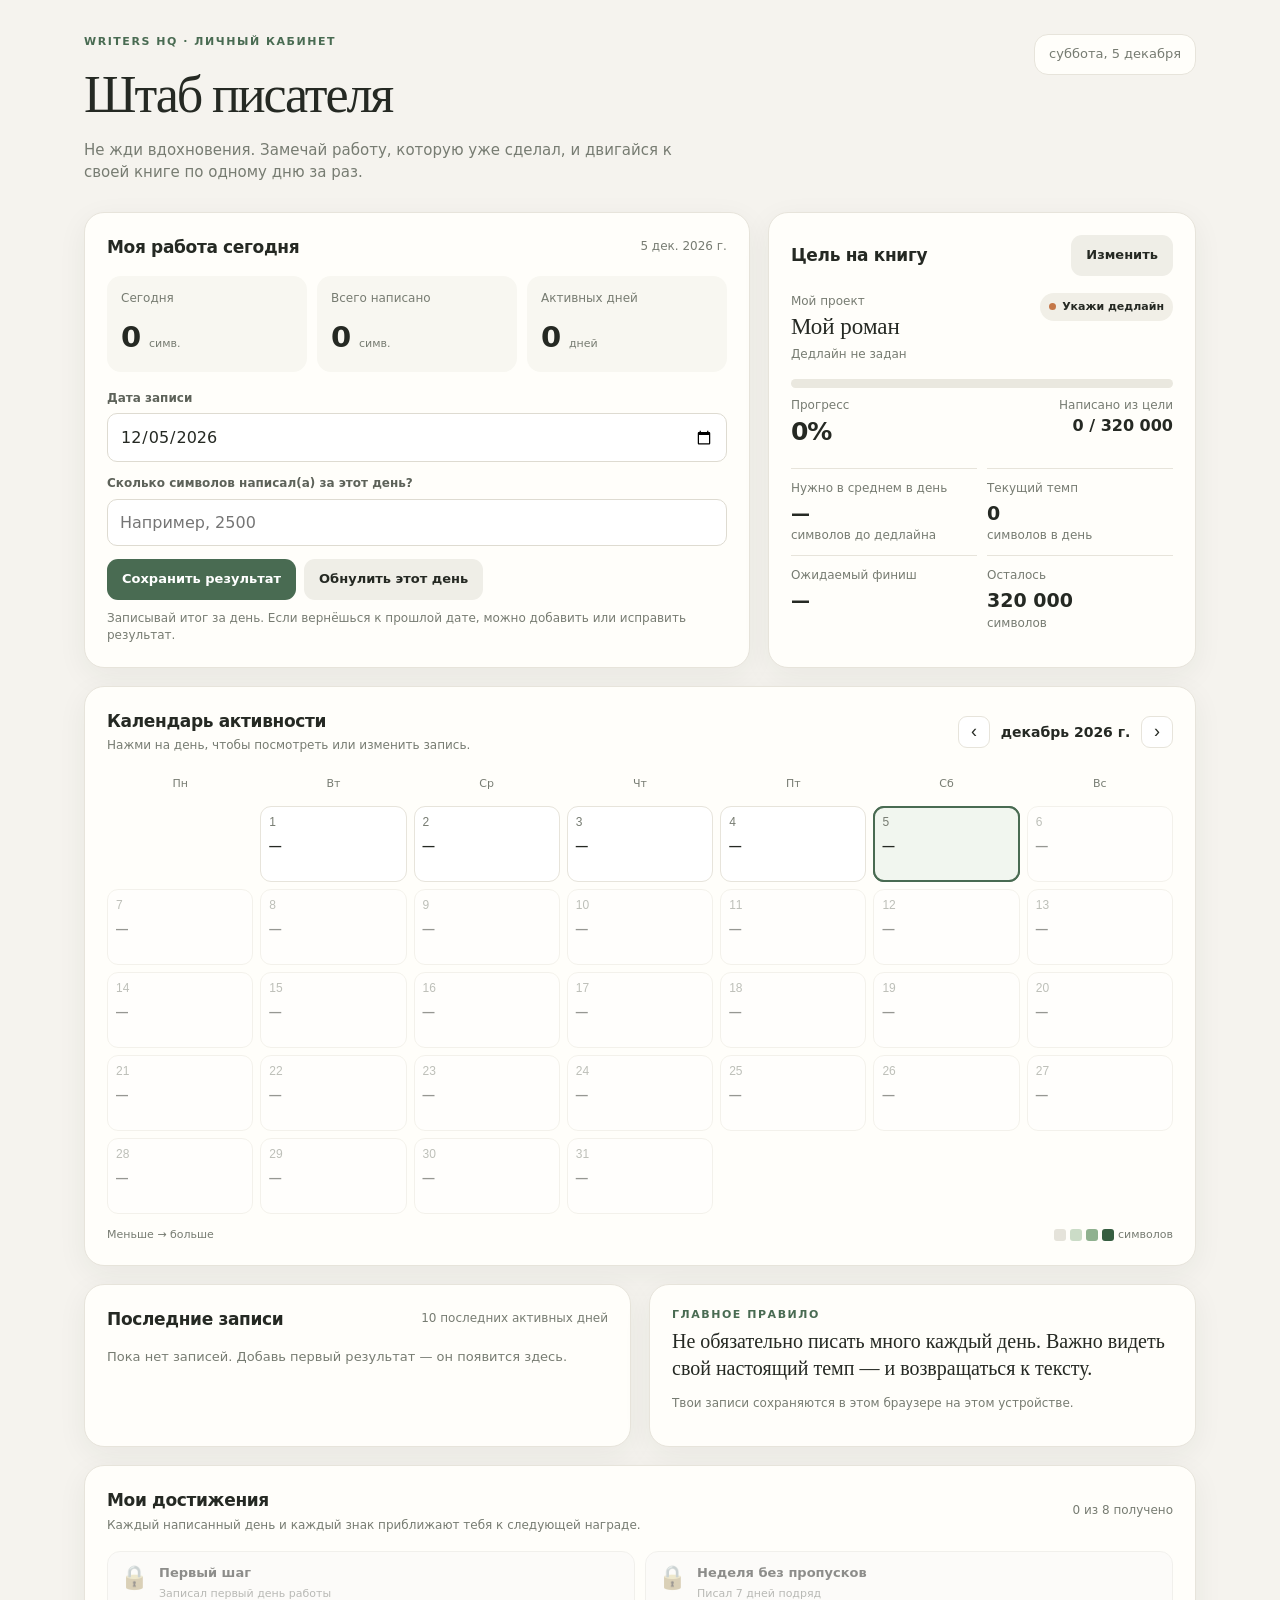
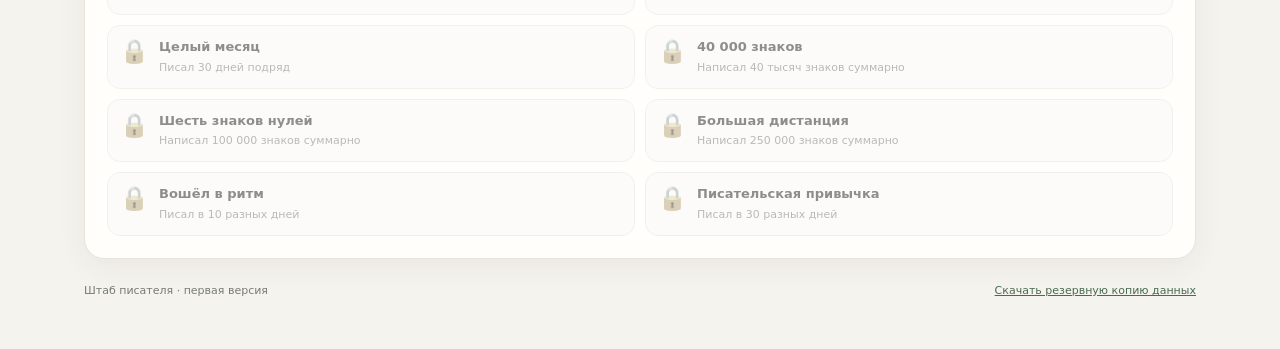
<file: index.html.html>
<!DOCTYPE html>
<html lang="ru">
<head>
<meta charset="UTF-8">
<meta name="viewport" content="width=device-width, initial-scale=1.0">
<title>Штаб писателя</title>
<style>
:root{--bg:#f5f3ee;--paper:#fffefa;--ink:#252923;--muted:#777c72;--line:#e7e4db;--green:#496b52;--green2:#dce9d9;--orange:#c47748;--red:#b85d54;--shadow:0 8px 30px rgba(40,44,35,.06)}
*{box-sizing:border-box}body{margin:0;background:var(--bg);color:var(--ink);font-family:Inter,ui-sans-serif,system-ui,-apple-system,"Segoe UI",sans-serif;line-height:1.45}
.wrap{max-width:1160px;margin:0 auto;padding:34px 24px 50px}.top{display:flex;justify-content:space-between;align-items:flex-start;gap:20px;margin-bottom:28px}.eyebrow{text-transform:uppercase;letter-spacing:.14em;font-size:11px;font-weight:750;color:var(--green)}h1{font-family:Georgia,serif;font-weight:500;font-size:clamp(34px,5vw,52px);letter-spacing:-.04em;margin:7px 0 8px}.sub{color:var(--muted);max-width:600px;font-size:15px}.date-chip{background:var(--paper);border:1px solid var(--line);padding:10px 14px;border-radius:14px;color:var(--muted);font-size:13px;white-space:nowrap}
.grid{display:grid;grid-template-columns:minmax(0,1.4fr) minmax(300px,.9fr);gap:18px}.card{background:var(--paper);border:1px solid var(--line);border-radius:20px;padding:22px;box-shadow:var(--shadow);min-width:0}.card-head{display:flex;justify-content:space-between;align-items:center;gap:12px;margin-bottom:17px}.card h2{font-size:17px;margin:0;font-weight:700;letter-spacing:-.02em}.muted{color:var(--muted)}.small{font-size:12px;color:var(--muted)}.stats{display:grid;grid-template-columns:repeat(3,1fr);gap:10px;margin-bottom:18px}.stat{background:#f8f7f1;border-radius:14px;padding:14px}.stat .label{font-size:12px;color:var(--muted);margin-bottom:8px}.stat .value{font-size:clamp(20px,2.6vw,29px);font-weight:700;letter-spacing:-.04em}.stat .unit{font-size:11px;color:var(--muted);font-weight:500;letter-spacing:0}
label{display:block;font-size:12px;font-weight:700;color:#5d6259;margin-bottom:6px}input,select{width:100%;border:1px solid #dedbd1;background:#fff;border-radius:10px;padding:11px 12px;font:inherit;color:var(--ink);outline:none}input:focus,select:focus{border-color:var(--green);box-shadow:0 0 0 3px #496b5219}.form-row{display:grid;grid-template-columns:1fr 1fr;gap:12px}.field{margin-bottom:13px}.btn{border:0;border-radius:11px;padding:11px 15px;font:inherit;font-size:13px;font-weight:700;cursor:pointer;transition:transform .12s,opacity .12s}.btn:active{transform:scale(.98)}.primary{background:var(--green);color:white}.secondary{background:#efeee7;color:var(--ink)}.danger{background:#f7e7e4;color:#8e3e37}.btn-row{display:flex;gap:8px;flex-wrap:wrap}.entry-note{font-size:12px;color:var(--muted);margin-top:10px}
.goal-top{display:flex;justify-content:space-between;align-items:flex-start;gap:10px}.goal-title{font-family:Georgia,serif;font-size:23px;line-height:1.15;margin:4px 0 5px}.progress-num{font-size:25px;font-weight:750;letter-spacing:-.04em}.bar{height:9px;background:#eae8df;border-radius:20px;overflow:hidden;margin:16px 0 9px}.bar-fill{height:100%;background:var(--green);width:0%;border-radius:20px;transition:width .25s}.goal-meta{display:grid;grid-template-columns:1fr 1fr;gap:10px;margin-top:17px}.meta-box{border-top:1px solid var(--line);padding-top:11px}.meta-box .big{font-size:19px;font-weight:700;margin-top:3px}.status{display:inline-flex;align-items:center;gap:6px;border-radius:100px;background:#f1efe7;padding:6px 9px;font-size:11px;font-weight:750}.dot{width:7px;height:7px;border-radius:50%;background:var(--orange)}.status.good{background:#e6efe3;color:#3d6244}.status.good .dot{background:var(--green)}.status.bad{background:#f7e7e4;color:#98483e}.status.bad .dot{background:var(--red)}
.calendar-card{grid-column:1/-1}.calendar-nav{display:flex;align-items:center;gap:8px}.month-label{min-width:135px;text-align:center;font-size:14px;font-weight:750}.icon-btn{border:1px solid var(--line);background:#fff;border-radius:9px;width:32px;height:32px;cursor:pointer;color:var(--ink);font-size:18px}.calendar{display:grid;grid-template-columns:repeat(7,minmax(0,1fr));gap:7px}.weekday{text-align:center;color:var(--muted);font-size:11px;padding:4px 0 7px}.day{min-height:76px;border:1px solid var(--line);border-radius:11px;background:#fff;padding:8px;display:flex;flex-direction:column;justify-content:space-between;text-align:left;cursor:pointer;color:var(--ink);min-width:0}.day:hover{border-color:#9bb09a}.day.empty{background:transparent;border-color:transparent;cursor:default}.day.today{outline:2px solid var(--green);outline-offset:-2px}.day.selected{border-color:var(--green);background:#f1f6ef}.day.future{opacity:.48}.day .num{font-size:12px;color:var(--muted)}.day .chars{font-size:12px;font-weight:750;overflow-wrap:anywhere}.day .activity{height:4px;border-radius:5px;background:#e5e3da;margin-top:5px}.day .activity.active{background:#719777}.day .activity.high{background:#365e40}.legend{display:flex;justify-content:space-between;gap:10px;align-items:center;margin-top:13px;font-size:11px;color:var(--muted)}.legend-scale{display:flex;align-items:center;gap:4px}.sq{width:12px;height:12px;border-radius:3px;background:#e5e3da}.sq.s1{background:#cbdcc7}.sq.s2{background:#8fb18f}.sq.s3{background:#365e40}
.bottom-grid{display:grid;grid-template-columns:1fr 1fr;gap:18px;margin-top:18px}.achievement-list{display:grid;grid-template-columns:1fr 1fr;gap:10px}.achievement{display:flex;gap:10px;align-items:flex-start;border:1px solid var(--line);border-radius:13px;padding:12px;background:#fbfaf6}.achievement.locked{opacity:.52;filter:grayscale(.7)}.achievement-icon{font-size:23px;line-height:1.2}.achievement strong{display:block;font-size:13px}.achievement p{font-size:11px;color:var(--muted);margin:3px 0 0}.backup-notice{display:none;margin:0 0 18px;padding:16px 18px;border:1px solid #e6c9a8;border-radius:15px;background:#fff6e9}.backup-notice.show{display:flex;justify-content:space-between;align-items:center;gap:14px}.backup-notice strong{display:block;font-size:14px}.backup-notice p{font-size:12px;color:var(--muted);margin:4px 0 0}.toast{position:fixed;right:20px;bottom:20px;max-width:340px;background:#2e4935;color:#fff;padding:15px 18px;border-radius:14px;box-shadow:var(--shadow);z-index:10;display:none}.toast.show{display:block}.toast strong{display:block;margin-bottom:3px}.backup-actions{display:flex;gap:8px;flex-wrap:wrap}.tip{font-family:Georgia,serif;font-size:20px;line-height:1.35;margin:5px 0 0}.history-list{display:flex;flex-direction:column;gap:10px}.history-item{display:flex;justify-content:space-between;gap:12px;padding-bottom:10px;border-bottom:1px solid var(--line);font-size:13px}.history-item:last-child{border-bottom:0;padding-bottom:0}.history-item strong{white-space:nowrap}.footer{margin-top:24px;display:flex;justify-content:space-between;gap:12px;align-items:center;color:var(--muted);font-size:11px}.link-btn{border:0;background:none;padding:0;color:var(--green);text-decoration:underline;cursor:pointer;font:inherit}
@media(max-width:800px){.grid{grid-template-columns:1fr}.calendar-card{grid-column:auto}.bottom-grid{grid-template-columns:1fr}.top{flex-direction:column}.date-chip{display:none}.day{min-height:62px;padding:6px}.day .chars{font-size:10px}.card{padding:17px}.stats{gap:7px}.stat{padding:10px}.stat .value{font-size:21px}}
@media(max-width:420px){.wrap{padding:22px 12px 32px}.calendar{gap:4px}.day{min-height:56px}.day .num{font-size:10px}.day .chars{font-size:9px}.stats{grid-template-columns:1fr 1fr}.stats .stat:last-child{grid-column:1/-1}.form-row{grid-template-columns:1fr}}
</style>
</head>
<body>
<div class="wrap">
  <header class="top">
    <div><div class="eyebrow">Writers HQ · Личный кабинет</div><h1>Штаб писателя</h1><div class="sub">Не жди вдохновения. Замечай работу, которую уже сделал, и двигайся к своей книге по одному дню за раз.</div></div>
    <div class="date-chip" id="todayChip"></div>
  </header>
  <div class="backup-notice" id="backupNotice">
    <div><strong>🛟 Пора сохранить резервную копию</strong><p>Прошло 7 дней с последней копии (или с начала работы). Скачай файл, чтобы не потерять записи.</p></div>
    <div class="backup-actions"><button class="btn primary" id="backupNow">Скачать копию</button><button class="btn secondary" id="backupLater">Напомнить позже</button></div>
  </div>
  <main class="grid">
    <section class="card">
      <div class="card-head"><h2>Моя работа сегодня</h2><span class="small" id="selectedDateLabel"></span></div>
      <div class="stats">
        <div class="stat"><div class="label">Сегодня</div><div class="value" id="todayTotal">0 <span class="unit">симв.</span></div></div>
        <div class="stat"><div class="label">Всего написано</div><div class="value" id="allTotal">0 <span class="unit">симв.</span></div></div>
        <div class="stat"><div class="label">Активных дней</div><div class="value" id="activeDays">0 <span class="unit">дней</span></div></div>
      </div>
      <div class="field"><label for="entryDate">Дата записи</label><input id="entryDate" type="date"></div>
      <div class="field"><label for="entryChars">Сколько символов написал(а) за этот день?</label><input id="entryChars" type="number" min="0" step="1" placeholder="Например, 2500"></div>
      <div class="btn-row"><button class="btn primary" id="saveEntry">Сохранить результат</button><button class="btn secondary" id="clearEntry">Обнулить этот день</button></div>
      <div class="entry-note">Записывай итог за день. Если вернёшься к прошлой дате, можно добавить или исправить результат.</div>
    </section>
    <section class="card">
      <div class="card-head"><h2>Цель на книгу</h2><button class="btn secondary" id="editGoalBtn">Изменить</button></div>
      <div id="goalView">
        <div class="goal-top"><div><div class="small">Мой проект</div><div class="goal-title" id="goalNameView">Мой роман</div><div class="small" id="goalDeadlineView">Срок не задан</div></div><span class="status" id="goalStatus"><span class="dot"></span><span id="goalStatusText">Задай цель</span></span></div>
        <div class="bar"><div class="bar-fill" id="goalBar"></div></div>
        <div class="goal-top"><div><div class="small">Прогресс</div><div class="progress-num" id="goalProgress">0%</div></div><div style="text-align:right"><div class="small">Написано из цели</div><div style="font-weight:750" id="goalWritten">0 / 320 000</div></div></div>
        <div class="goal-meta"><div class="meta-box"><div class="small">Нужно в среднем в день</div><div class="big" id="dailyNeed">—</div><div class="small">символов до дедлайна</div></div><div class="meta-box"><div class="small">Текущий темп</div><div class="big" id="currentPace">—</div><div class="small">символов в день</div></div><div class="meta-box"><div class="small">Ожидаемый финиш</div><div class="big" id="finishDate">—</div></div><div class="meta-box"><div class="small">Осталось</div><div class="big" id="remaining">320 000</div><div class="small">символов</div></div></div>
      </div>
      <div id="goalForm" hidden>
        <div class="field"><label for="goalName">Название проекта</label><input id="goalName" value="Мой роман" maxlength="80"></div>
        <div class="field"><label for="goalSheets">Цель в авторских листах</label><input id="goalSheets" type="number" min="0.1" step="0.1" value="8"></div>
        <div class="field"><label for="sheetSize">Символов в одном авторском листе</label><input id="sheetSize" type="number" min="1000" step="1000" value="40000"></div>
        <div class="field"><label for="goalDeadline">Дедлайн</label><input id="goalDeadline" type="date"></div>
        <div class="btn-row"><button class="btn primary" id="saveGoal">Сохранить цель</button><button class="btn secondary" id="cancelGoal">Отмена</button></div>
        <p class="small">По умолчанию 1 авторский лист = 40 000 знаков с пробелами. Размер листа можно изменить.</p>
      </div>
    </section>
    <section class="card calendar-card">
      <div class="card-head"><div><h2>Календарь активности</h2><div class="small" style="margin-top:4px">Нажми на день, чтобы посмотреть или изменить запись.</div></div><div class="calendar-nav"><button class="icon-btn" id="prevMonth" aria-label="Предыдущий месяц">‹</button><div class="month-label" id="monthLabel"></div><button class="icon-btn" id="nextMonth" aria-label="Следующий месяц">›</button></div></div>
      <div class="calendar" id="calendar"></div>
      <div class="legend"><span>Меньше → больше</span><div class="legend-scale"><span class="sq"></span><span class="sq s1"></span><span class="sq s2"></span><span class="sq s3"></span><span>символов</span></div></div>
    </section>
  </main>
  <div class="bottom-grid">
    <section class="card"><div class="card-head"><h2>Последние записи</h2><span class="small">10 последних активных дней</span></div><div class="history-list" id="historyList"></div></section>
    <section class="card"><div class="eyebrow">Главное правило</div><p class="tip" id="tipText">Не обязательно писать много каждый день. Важно видеть свой настоящий темп — и возвращаться к тексту.</p><p class="small" style="margin-top:13px">Твои записи сохраняются в этом браузере на этом устройстве.</p></section>
    <section class="card" style="grid-column:1/-1"><div class="card-head"><div><h2>Мои достижения</h2><div class="small" style="margin-top:4px">Каждый написанный день и каждый знак приближают тебя к следующей награде.</div></div><span class="small" id="achievementCount">0 получено</span></div><div class="achievement-list" id="achievementList"></div></section>
  </div>
  <footer class="footer"><span>Штаб писателя · первая версия</span><button class="link-btn" id="exportBtn">Скачать резервную копию данных</button></footer>
</div>
<div class="toast" id="toast" role="status" aria-live="polite"></div>
<script>
(function(){
const $=id=>document.getElementById(id);
const todayKey=()=>{const d=new Date();return `${d.getFullYear()}-${String(d.getMonth()+1).padStart(2,'0')}-${String(d.getDate()).padStart(2,'0')}`};
const parseDate=s=>{const [y,m,d]=s.split('-').map(Number);return new Date(y,m-1,d)};
const keyDate=d=>`${d.getFullYear()}-${String(d.getMonth()+1).padStart(2,'0')}-${String(d.getDate()).padStart(2,'0')}`;
const fmt=n=>Math.round(n||0).toLocaleString('ru-RU');
const fmtDate=s=>s?parseDate(s).toLocaleDateString('ru-RU',{day:'numeric',month:'short',year:'numeric'}):'—';
const monthFmt=d=>d.toLocaleDateString('ru-RU',{month:'long',year:'numeric'});
const defaultState={entries:{},goal:{name:'Мой роман',sheets:8,sheetSize:40000,deadline:''},achievements:[],lastBackupAt:null,startedAt:Date.now(),backupSnoozedUntil:null};
let state;
try{state=JSON.parse(localStorage.getItem('writersHQ_v1'))||defaultState}catch(e){state=defaultState}
state.entries=state.entries||{};state.goal={...defaultState.goal,...(state.goal||{})};state.achievements=state.achievements||[];if(!state.startedAt){state.startedAt=Date.now();localStorage.setItem('writersHQ_v1',JSON.stringify(state))}
let selectedDate=todayKey(), viewDate=parseDate(todayKey());
function persist(){localStorage.setItem('writersHQ_v1',JSON.stringify(state))}
const achievementDefs=[
{id:'first_day',icon:'🌱',title:'Первый шаг',desc:'Записал первый день работы',check:()=>activeEntries().length>=1},
{id:'streak7',icon:'🔥',title:'Неделя без пропусков',desc:'Писал 7 дней подряд',check:()=>longestStreak()>=7},
{id:'streak30',icon:'📅',title:'Целый месяц',desc:'Писал 30 дней подряд',check:()=>longestStreak()>=30},
{id:'chars40000',icon:'🎯',title:'40 000 знаков',desc:'Написал 40 тысяч знаков суммарно',check:()=>total()>=40000},
{id:'chars100000',icon:'✍️',title:'Шесть знаков нулей',desc:'Написал 100 000 знаков суммарно',check:()=>total()>=100000},
{id:'chars250000',icon:'📚',title:'Большая дистанция',desc:'Написал 250 000 знаков суммарно',check:()=>total()>=250000},
{id:'days10',icon:'🌿',title:'Вошёл в ритм',desc:'Писал в 10 разных дней',check:()=>activeEntries().length>=10},
{id:'days30',icon:'🏆',title:'Писательская привычка',desc:'Писал в 30 разных дней',check:()=>activeEntries().length>=30}
];
function longestStreak(){
 const dates=activeEntries().map(([d])=>d).sort();
 let best=0,run=0,prev=null;
 for(const d of dates){if(prev&&dayDiff(prev,d)===1)run++;else run=1;best=Math.max(best,run);prev=d}
 return best;
}
function checkAchievements(){
 const earned=[];
 achievementDefs.forEach(a=>{if(!state.achievements.includes(a.id)&&a.check()){state.achievements.push(a.id);earned.push(a)}});
 if(earned.length){persist();showToast(earned.length===1?`🎉 Достижение получено: ${earned[0].title}`:`🎉 Новые достижения: ${earned.map(a=>a.title).join(', ')}`)}
}
function renderAchievements(){
 $('achievementCount').textContent=`${state.achievements.length} из ${achievementDefs.length} получено`;
 $('achievementList').innerHTML=achievementDefs.map(a=>{const got=state.achievements.includes(a.id);return `<div class="achievement ${got?'':'locked'}"><div class="achievement-icon">${got?a.icon:'🔒'}</div><div><strong>${a.title}${got?' ✓':''}</strong><p>${a.desc}</p></div></div>`}).join('');
}
function showToast(message){const el=$('toast');el.innerHTML=`<strong>${message}</strong>`;el.classList.add('show');clearTimeout(window.__writersToastTimer);window.__writersToastTimer=setTimeout(()=>el.classList.remove('show'),5000)}
function backupDue(){
 const baseline=state.lastBackupAt||state.startedAt;
 return Date.now()-Number(baseline)>=7*24*60*60*1000 && !(state.backupSnoozedUntil&&Date.now()<state.backupSnoozedUntil);
}
function renderBackupNotice(){$('backupNotice').classList.toggle('show',backupDue())}
function exportBackup(){
 state.lastBackupAt=Date.now();state.backupSnoozedUntil=null;persist();
 const blob=new Blob([JSON.stringify(state,null,2)],{type:'application/json'});
 const url=URL.createObjectURL(blob);const a=document.createElement('a');a.href=url;a.download='writers-hq-backup.json';a.click();URL.revokeObjectURL(url);
 renderBackupNotice();
}
function total(){return Object.values(state.entries).reduce((a,b)=>a+Math.max(0,Number(b)||0),0)}
function activeEntries(){return Object.entries(state.entries).filter(([k,v])=>Number(v)>0).sort((a,b)=>b[0].localeCompare(a[0]))}
function dayDiff(a,b){return Math.ceil((parseDate(b)-parseDate(a))/86400000)}
function goalTarget(){return Math.round(Number(state.goal.sheets||0)*Number(state.goal.sheetSize||40000))}
function renderTop(){
$('todayChip').textContent=new Date().toLocaleDateString('ru-RU',{weekday:'long',day:'numeric',month:'long'});
$('entryDate').value=selectedDate;$('selectedDateLabel').textContent=fmtDate(selectedDate);
$('entryChars').value=state.entries[selectedDate]??'';
$('todayTotal').innerHTML=`${fmt(state.entries[todayKey()]||0)} <span class="unit">симв.</span>`;
$('allTotal').innerHTML=`${fmt(total())} <span class="unit">симв.</span>`;
$('activeDays').innerHTML=`${fmt(activeEntries().length)} <span class="unit">дней</span>`;
}
function renderGoal(){
const g=state.goal,target=goalTarget(),written=total(),remaining=Math.max(0,target-written),pct=target?Math.min(100,written/target*100):0;
$('goalNameView').textContent=g.name||'Мой роман';$('goalDeadlineView').textContent=g.deadline?`Дедлайн: ${fmtDate(g.deadline)}`:'Дедлайн не задан';
$('goalProgress').textContent=`${Math.round(pct)}%`;$('goalWritten').textContent=`${fmt(written)} / ${fmt(target)}`;$('goalBar').style.width=pct+'%';$('remaining').textContent=fmt(remaining);
const today=todayKey(), first=activeEntries().length?activeEntries()[activeEntries().length-1][0]:today;
const elapsed=Math.max(1,dayDiff(first,today)+1),pace=written/elapsed;
$('currentPace').textContent=fmt(pace);
let need='—',finish='—',status='Задай цель',cls='';
if(target>0&&g.deadline){
 const daysLeft=dayDiff(today,g.deadline);
 need=daysLeft>=0?fmt(remaining/Math.max(1,daysLeft+1)):'срок прошёл';
 if(remaining===0){status='Цель выполнена';cls='good';finish='Готово!'}
 else if(daysLeft<0){status='Дедлайн прошёл';cls='bad';finish='Позже срока'}
 else{
   const estimatedDays=pace>0?Math.ceil(remaining/pace):null;
   if(estimatedDays!==null){const end=new Date();end.setDate(end.getDate()+estimatedDays);finish=end.toLocaleDateString('ru-RU',{day:'numeric',month:'short',year:'numeric'})}
   else finish='Пока нет данных';
   if(pace>=remaining/Math.max(1,daysLeft+1)){status='Идёшь по плану';cls='good'}
   else {status='Нужно ускориться';cls='bad'}
 }
}else if(target>0){need='—';status='Укажи дедлайн'}
$('dailyNeed').textContent=need;$('finishDate').textContent=finish;
$('goalStatus').className='status '+cls;$('goalStatusText').textContent=status;
}
function renderCalendar(){
const y=viewDate.getFullYear(),m=viewDate.getMonth();$('monthLabel').textContent=monthFmt(viewDate);
const first=new Date(y,m,1),last=new Date(y,m+1,0),offset=(first.getDay()+6)%7;
const values=Object.values(state.entries).map(Number).filter(n=>n>0),max=Math.max(1,...values);
let html=['Пн','Вт','Ср','Чт','Пт','Сб','Вс'].map(w=>`<div class="weekday">${w}</div>`).join('');
for(let i=0;i<offset;i++)html+='<div class="day empty"></div>';
for(let d=1;d<=last.getDate();d++){
 const date=new Date(y,m,d),key=keyDate(date),n=Number(state.entries[key]||0),isToday=key===todayKey(),future=key>todayKey(),selected=key===selectedDate;
 const level=n<=0?'':n<max*.25?'active':n<max*.65?'active':'high';
 html+=`<button class="day ${isToday?'today':''} ${future?'future':''} ${selected?'selected':''}" data-date="${key}"><span class="num">${d}</span><span class="chars">${n>0?fmt(n):'—'}</span><span class="activity ${level}"></span></button>`;
}
$('calendar').innerHTML=html;
$('calendar').querySelectorAll('[data-date]').forEach(el=>el.addEventListener('click',()=>{selectedDate=el.dataset.date;render()}));
}
function renderHistory(){
const items=activeEntries().slice(0,10);
$('historyList').innerHTML=items.length?items.map(([date,n])=>`<div class="history-item"><span>${fmtDate(date)}</span><strong>${fmt(n)} симв.</strong></div>`).join(''):'<div class="muted" style="font-size:13px">Пока нет записей. Добавь первый результат — он появится здесь.</div>';
}
function render(){renderTop();renderGoal();renderCalendar();renderHistory();renderAchievements();renderBackupNotice()}
$('entryDate').addEventListener('change',e=>{selectedDate=e.target.value||todayKey();const d=parseDate(selectedDate);viewDate=new Date(d.getFullYear(),d.getMonth(),1);render()});
$('saveEntry').addEventListener('click',()=>{const val=Number($('entryChars').value);if($('entryChars').value.trim()===''||!Number.isFinite(val)||val<0){alert('Введи число символов: 0 или больше.');return}state.entries[selectedDate]=Math.round(val);checkAchievements();persist();render()});
$('clearEntry').addEventListener('click',()=>{if(confirm('Удалить запись за '+fmtDate(selectedDate)+'?')){delete state.entries[selectedDate];persist();render()}});
function showGoalForm(){ $('goalForm').hidden=false;$('goalView').hidden=true;$('goalName').value=state.goal.name;$('goalSheets').value=state.goal.sheets;$('sheetSize').value=state.goal.sheetSize;$('goalDeadline').value=state.goal.deadline||''}
function hideGoalForm(){$('goalForm').hidden=true;$('goalView').hidden=false}
$('editGoalBtn').addEventListener('click',showGoalForm);$('cancelGoal').addEventListener('click',hideGoalForm);
$('saveGoal').addEventListener('click',()=>{const sheets=Number($('goalSheets').value),size=Number($('sheetSize').value);if(!sheets||sheets<0||!size||size<1000){alert('Проверь количество авторских листов и размер одного листа.');return}state.goal={name:$('goalName').value.trim()||'Мой роман',sheets,sheetSize:size,deadline:$('goalDeadline').value};persist();hideGoalForm();render()});
$('prevMonth').addEventListener('click',()=>{viewDate=new Date(viewDate.getFullYear(),viewDate.getMonth()-1,1);renderCalendar()});
$('nextMonth').addEventListener('click',()=>{viewDate=new Date(viewDate.getFullYear(),viewDate.getMonth()+1,1);renderCalendar()});
$('exportBtn').addEventListener('click',exportBackup);
$('backupNow').addEventListener('click',exportBackup);
$('backupLater').addEventListener('click',()=>{state.backupSnoozedUntil=Date.now()+24*60*60*1000;persist();renderBackupNotice()});
checkAchievements();
$('backupNotice').classList.toggle('show',backupDue());
render();
})();
</script>
</body>
</html>
</file>
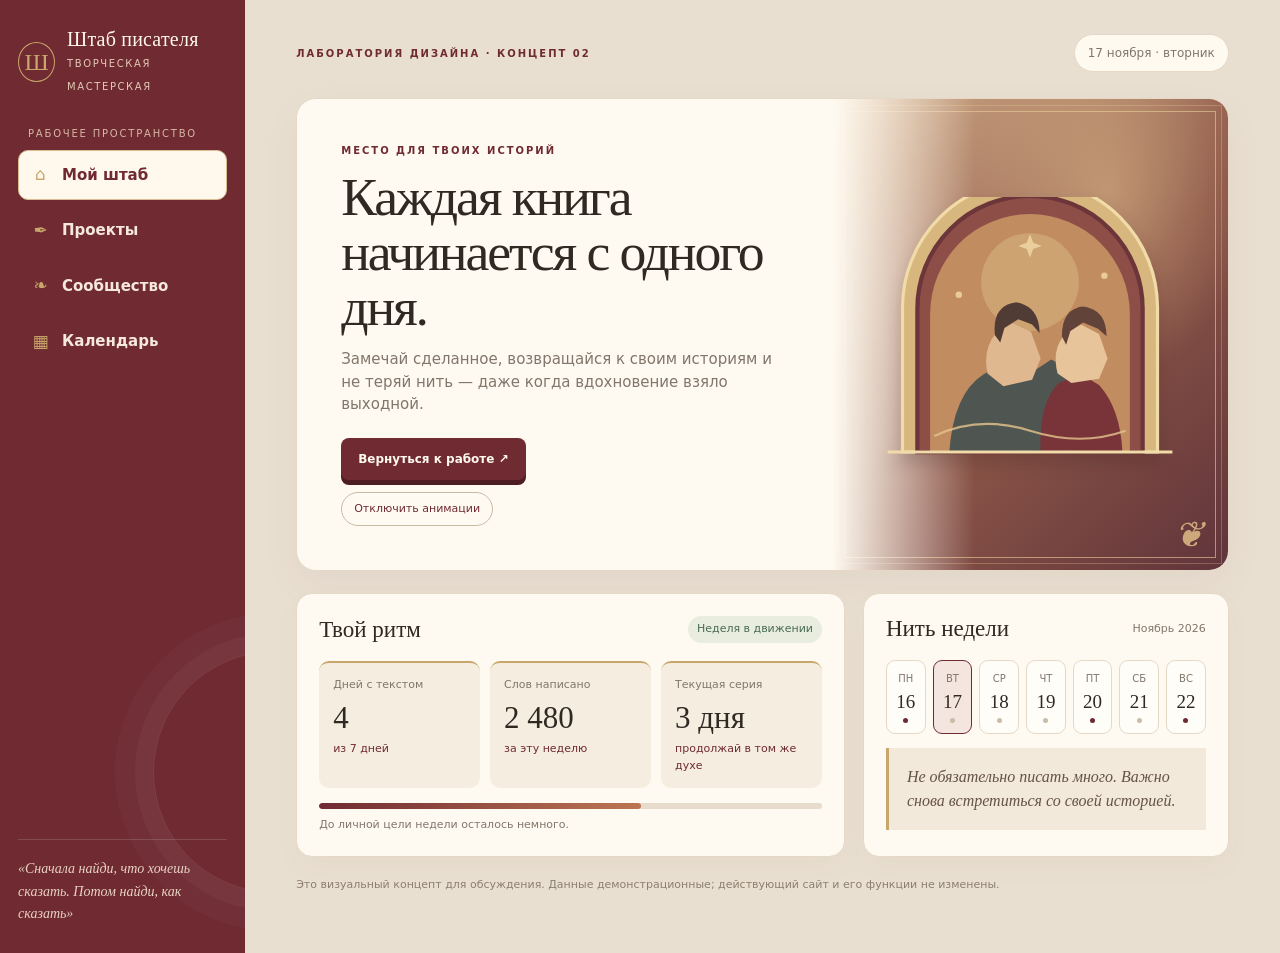
<file: design/animated-preview.html>
<!doctype html>
<html lang="ru">
<head>
<meta charset="utf-8">
<meta name="viewport" content="width=device-width,initial-scale=1">
<title>Штаб писателя — дизайн-лаборатория</title>
<style>
:root{--ink:#302923;--paper:#fffaf1;--paper2:#f0e7d8;--wine:#702a32;--wine2:#8b3a40;--gold:#c9a66b;--rust:#bd7652;--muted:#81766b;--line:#e5d8c7;--green:#496b52}
*{box-sizing:border-box}body{margin:0;background:#e9dfd1;color:var(--ink);font:15px/1.5 Inter,ui-sans-serif,system-ui,-apple-system,"Segoe UI",sans-serif}
button{font:inherit;cursor:pointer}.app{min-height:100vh;display:grid;grid-template-columns:245px minmax(0,1fr)}
.sidebar{background:var(--wine);color:#fff8ed;padding:28px 18px;display:flex;flex-direction:column;gap:30px;position:relative;overflow:hidden}
.sidebar:before{content:"";position:absolute;width:240px;height:240px;border:1px solid #ffffff19;border-radius:50%;right:-150px;bottom:60px;box-shadow:0 0 0 18px #ffffff08,0 0 0 38px #ffffff06}
.brand{display:flex;gap:12px;align-items:center;position:relative;z-index:1}.brand-mark{width:40px;height:40px;border:1px solid var(--gold);border-radius:50%;display:grid;place-items:center;color:var(--gold);font:24px Georgia,serif}.brand strong{display:block;font:20px Georgia,serif;letter-spacing:.01em}.brand small{color:#e3c9b7;font-size:10px;letter-spacing:.16em;text-transform:uppercase}
.nav-label{font-size:10px;text-transform:uppercase;letter-spacing:.18em;color:#d7b7a6;margin:0 10px 9px}.nav{display:grid;gap:6px;position:relative;z-index:1}.nav button{border:1px solid transparent;background:transparent;color:#f5e8dc;text-align:left;padding:11px 12px;border-radius:10px;display:flex;gap:12px;align-items:center;transition:background .25s,border-color .25s,transform .25s}.nav button span{width:19px;text-align:center;color:var(--gold);font-size:17px}.nav button:hover{background:#ffffff12;transform:translateX(3px)}.nav button.active{background:#fff8ed;color:var(--wine);border-color:#d9bd91}.sidebar-note{margin-top:auto;border-top:1px solid #ffffff25;padding-top:18px;color:#e8d3c5;font:italic 14px/1.6 Georgia,serif;position:relative;z-index:1}
main{min-width:0;padding:34px clamp(20px,4vw,56px) 60px;max-width:1500px;width:100%;margin:auto}.topline{display:flex;justify-content:space-between;align-items:center;gap:18px;margin-bottom:26px}.eyebrow{font-size:10px;letter-spacing:.2em;text-transform:uppercase;color:var(--wine);font-weight:800}.date{border:1px solid var(--line);background:#fffaf0;padding:9px 13px;border-radius:30px;color:var(--muted);font-size:12px}
.hero{position:relative;overflow:hidden;min-height:250px;border-radius:20px;background:var(--paper);border:1px solid var(--line);display:grid;grid-template-columns:minmax(0,1.15fr) minmax(230px,.85fr);margin-bottom:22px;box-shadow:0 15px 40px #5333230c;animation:rise .75s both}
.hero-copy{padding:clamp(25px,4vw,44px);align-self:center;position:relative;z-index:2}.hero h1{font:clamp(34px,4.2vw,56px)/1.02 Georgia,"Times New Roman",serif;letter-spacing:-.04em;font-weight:400;margin:12px 0 14px;max-width:540px}.hero p{color:var(--muted);max-width:440px;margin:0 0 22px}.btn{border:0;border-radius:8px;padding:12px 17px;background:var(--wine);color:#fff9ee;font-size:12px;font-weight:750;box-shadow:0 5px 0 #4e1d24;transition:transform .2s,box-shadow .2s,background .2s}.btn:hover{transform:translateY(-2px);box-shadow:0 7px 0 #4e1d24;background:var(--wine2)}.btn:active{transform:translateY(2px);box-shadow:0 2px 0 #4e1d24}
.fresco{min-height:250px;position:relative;overflow:hidden;background:linear-gradient(135deg,#d3b08a,#8c5547 55%,#60343b);display:grid;place-items:center}.fresco:before{content:"";position:absolute;inset:12px;border:1px solid #e8ce9a9c;outline:1px solid #e8ce9a4d;outline-offset:5px;pointer-events:none}.fresco:after{content:"";position:absolute;inset:0;background:linear-gradient(90deg,#fffaf1 0%,#fffaf100 36%),radial-gradient(ellipse at 70% 20%,#edcf9870,transparent 35%);pointer-events:none}
.fresco svg{width:min(100%,340px);height:auto;position:relative;z-index:1;filter:drop-shadow(0 10px 8px #321b1b30);animation:artFloat 7s ease-in-out infinite}
.ornament{position:absolute;color:#e6c58a;font:italic 36px Georgia,serif;right:24px;bottom:14px;opacity:.8;animation:glow 4s ease-in-out infinite}
.grid{display:grid;grid-template-columns:minmax(0,1.2fr) minmax(260px,.8fr);gap:18px}.card{background:var(--paper);border:1px solid var(--line);border-radius:16px;padding:22px;min-width:0;box-shadow:0 10px 28px #53332308;animation:rise .7s both;transition:transform .25s,border-color .25s,box-shadow .25s}.card:nth-child(2){animation-delay:.1s}.card:nth-child(3){animation-delay:.18s}.card:hover{transform:translateY(-3px);border-color:#c7a66e;box-shadow:0 16px 32px #53332312}.card-head{display:flex;justify-content:space-between;align-items:center;gap:12px;margin-bottom:18px}.card h2{font:23px Georgia,serif;font-weight:400;margin:0}.tiny{font-size:11px;color:var(--muted)}.pill{border-radius:30px;background:#e8eddf;color:#496b52;padding:5px 9px;font-size:11px}
.stats{display:grid;grid-template-columns:repeat(3,1fr);gap:10px}.stat{background:#f5eddf;padding:14px;border-radius:10px;border-top:2px solid var(--gold)}.stat small{display:block;color:var(--muted);font-size:11px;margin-bottom:7px}.stat strong{font:clamp(23px,3vw,31px) Georgia,serif;font-weight:400}.stat em{font-style:normal;color:var(--wine);font-size:11px;display:block;margin-top:5px}
.week{display:grid;grid-template-columns:repeat(7,1fr);gap:7px}.day{border:1px solid var(--line);background:#fffdf8;border-radius:9px;padding:10px 3px;text-align:center;color:var(--muted);font-size:10px;transition:background .2s,transform .2s,border-color .2s}.day strong{display:block;font:19px Georgia,serif;color:var(--ink);margin:5px 0}.day .dot{width:5px;height:5px;border-radius:50%;background:#c9bca9;display:block;margin:5px auto 0}.day.done .dot{background:var(--wine)}.day.today{border-color:var(--wine);background:#f4e6df}.day:hover{transform:translateY(-3px);border-color:var(--gold)}
.quote{background:#f3e9da;border-left:3px solid var(--gold);padding:17px 18px;margin-top:14px;color:#655347;font:italic 16px/1.5 Georgia,serif}.progress{height:6px;background:#e7dccb;border-radius:9px;overflow:hidden;margin:15px 0 8px}.progress span{display:block;height:100%;width:64%;background:linear-gradient(90deg,var(--wine),var(--rust));border-radius:9px;transform-origin:left;animation:fill .9s .4s both}
.section{display:none}.section.active{display:block}.section.active .card,.section.active .hero{animation:rise .55s both}.motion-toggle{margin-top:12px;background:transparent;border:1px solid #c9b9a5;color:var(--wine);padding:8px 12px;border-radius:30px;font-size:11px}.footer-note{margin:20px 0 0;color:#8c7e70;font-size:11px}
@keyframes rise{from{opacity:0;transform:translateY(14px)}to{opacity:1;transform:translateY(0)}}@keyframes artFloat{0%,100%{transform:translateY(0) rotate(-.4deg)}50%{transform:translateY(-5px) rotate(.4deg)}}@keyframes glow{0%,100%{opacity:.55}50%{opacity:1}}@keyframes fill{from{transform:scaleX(0)}to{transform:scaleX(1)}}
body.motion-off *,body.motion-off *:before,body.motion-off *:after{animation:none!important;transition:none!important}
@media(prefers-reduced-motion:reduce){*,*:before,*:after{animation:none!important;transition:none!important}}
@media(max-width:850px){.app{grid-template-columns:76px minmax(0,1fr)}.sidebar{padding:22px 10px}.brand{justify-content:center}.brand-copy,.nav-label,.nav button .nav-text,.sidebar-note{display:none}.nav button{justify-content:center;padding:12px 5px}.nav button span{font-size:20px}.hero{grid-template-columns:1fr}.fresco{min-height:170px;grid-row:1}.hero-copy{grid-row:2}.fresco svg{max-height:190px}.grid{grid-template-columns:1fr}}
@media(max-width:520px){main{padding:20px 12px 40px}.topline{align-items:flex-start}.hero h1{font-size:38px}.hero-copy{padding:24px}.stats{grid-template-columns:1fr 1fr}.stat:last-child{grid-column:1/-1}.week{gap:3px}.day{padding:8px 1px}.card{padding:16px}}
</style>
</head>
<body>
<div class="app">
<aside class="sidebar">
  <div class="brand"><div class="brand-mark">Ш</div><div class="brand-copy"><strong>Штаб писателя</strong><small>Творческая мастерская</small></div></div>
  <div><p class="nav-label">Рабочее пространство</p><nav class="nav">
    <button class="active" data-section="home"><span>⌂</span><b class="nav-text">Мой штаб</b></button>
    <button data-section="projects"><span>✒</span><b class="nav-text">Проекты</b></button>
    <button data-section="community"><span>❧</span><b class="nav-text">Сообщество</b></button>
    <button data-section="calendar"><span>▦</span><b class="nav-text">Календарь</b></button>
  </nav></div>
  <div class="sidebar-note">«Сначала найди, что хочешь сказать. Потом найди, как сказать»</div>
</aside>
<main>
  <div class="topline"><div><div class="eyebrow">Лаборатория дизайна · концепт 02</div></div><div class="date">17 ноября · вторник</div></div>
  <section class="section active" id="home">
    <div class="hero">
      <div class="hero-copy"><div class="eyebrow">Место для твоих историй</div><h1>Каждая книга начинается с одного дня.</h1><p>Замечай сделанное, возвращайся к своим историям и не теряй нить — даже когда вдохновение взяло выходной.</p><button class="btn" onclick="showSection('projects')">Вернуться к работе ↗</button><br><button class="motion-toggle" id="motionToggle">Отключить анимации</button></div>
      <div class="fresco" aria-label="Стилизованная авторская фреска"><svg viewBox="0 0 320 260" role="img" aria-label="Две фигуры в арочной фреске">
        <path d="M40 240V104a120 120 0 0 1 240 0v136Z" fill="#d7b77e" stroke="#f1dba8" stroke-width="3"/>
        <path d="M54 240V105a106 106 0 0 1 212 0v135Z" fill="#8e4e48" stroke="#6b353a" stroke-width="4"/>
        <path d="M66 240V110a94 94 0 0 1 188 0v130Z" fill="#c28c61"/>
        <circle cx="160" cy="80" r="46" fill="#d9b780" opacity=".55"/>
        <path d="M84 240q4-55 32-73l25-14 19 13 20-13 28 14q26 18 29 73Z" fill="#4f5550"/>
        <path d="M120 166q-5-22 8-38l16-9 17 8 9 25-8 20-27 6Z" fill="#e0b88f"/>
        <path d="M127 130q-3-28 20-31 22 4 22 29l-7-8-13-5-13 8-4 14Z" fill="#513c35"/>
        <path d="M170 240q-2-46 17-65l20-9 18 11q20 22 22 63Z" fill="#79343a"/>
        <path d="M186 166q-6-22 7-37l15-9 17 9 8 23-8 19-26 4Z" fill="#e8c49b"/>
        <path d="M190 131q0-26 20-28 22 3 22 28l-8-7-14-6-12 8-4 13Z" fill="#624339"/>
        <path d="M70 225q42-20 90-5t90 0" fill="none" stroke="#e5c58d" stroke-width="2" opacity=".8"/>
        <g fill="#f0d7a4" opacity=".85"><circle cx="93" cy="92" r="3"/><circle cx="230" cy="74" r="3"/><path d="M160 35l3 8 8 3-8 3-3 8-3-8-8-3 8-3Z"/></g>
        <path d="M26 240h268" stroke="#f1dba8" stroke-width="3"/>
      </svg><div class="ornament">❦</div></div>
    </div>
    <div class="grid">
      <article class="card"><div class="card-head"><h2>Твой ритм</h2><span class="pill">Неделя в движении</span></div><div class="stats"><div class="stat"><small>Дней с текстом</small><strong>4</strong><em>из 7 дней</em></div><div class="stat"><small>Слов написано</small><strong>2 480</strong><em>за эту неделю</em></div><div class="stat"><small>Текущая серия</small><strong>3 дня</strong><em>продолжай в том же духе</em></div></div><div class="progress"><span></span></div><div class="tiny">До личной цели недели осталось немного.</div></article>
      <article class="card"><div class="card-head"><h2>Нить недели</h2><span class="tiny">Ноябрь 2026</span></div><div class="week"><div class="day done"><span>ПН</span><strong>16</strong><i class="dot"></i></div><div class="day today"><span>ВТ</span><strong>17</strong><i class="dot"></i></div><div class="day"><span>СР</span><strong>18</strong><i class="dot"></i></div><div class="day"><span>ЧТ</span><strong>19</strong><i class="dot"></i></div><div class="day done"><span>ПТ</span><strong>20</strong><i class="dot"></i></div><div class="day"><span>СБ</span><strong>21</strong><i class="dot"></i></div><div class="day done"><span>ВС</span><strong>22</strong><i class="dot"></i></div></div><div class="quote">Не обязательно писать много. Важно снова встретиться со своей историей.</div></article>
    </div>
  </section>
  <section class="section" id="projects"><div class="hero"><div class="hero-copy"><div class="eyebrow">Твоя библиотека</div><h1>Истории, к которым возвращаются.</h1><p>У каждого проекта — своё пространство, заметки и следующий шаг.</p></div><div class="fresco"><svg viewBox="0 0 320 260"><path d="M40 240V100a120 120 0 0 1 240 0v140Z" fill="#d7b77e"/><path d="M65 240V110a95 95 0 0 1 190 0v130Z" fill="#7c393d"/><path d="M110 210V75h100v135Z" fill="#ead4a6"/><path d="M125 200V90h70v110Z" fill="#9c6d4d"/><path d="M145 170q15-45 30 0v30h-30Z" fill="#e8c49b"/><path d="M70 240q90-35 180 0" fill="none" stroke="#f0d7a4" stroke-width="4"/></svg><div class="ornament">✧</div></div></div><div class="grid"><article class="card"><div class="card-head"><h2>Белая Дама</h2><span class="pill">В работе</span></div><p class="tiny">Роман · 3 акта · последнее обновление сегодня</p><div class="progress"><span style="width:42%"></span></div><p>Следующий шаг: проверить переход от пассивного наблюдения к действию.</p></article><article class="card"><div class="card-head"><h2>Новый рассказ</h2><span class="tiny">Черновик</span></div><p>Здесь появятся синопсис, герои, сюжетные линии и карта сцен.</p><button class="btn">Открыть проект ↗</button></article></div></section>
  <section class="section" id="community"><div class="hero"><div class="hero-copy"><div class="eyebrow">Не в одиночку</div><h1>У каждой истории есть первые читатели.</h1><p>Творческие объединения, обмен обратной связью и люди, которые понимают, зачем ты снова сел писать.</p></div><div class="fresco"><svg viewBox="0 0 320 260"><path d="M40 240V100a120 120 0 0 1 240 0v140Z" fill="#d7b77e"/><path d="M65 240V110a95 95 0 0 1 190 0v130Z" fill="#8e4e48"/><g fill="#e5c29b"><circle cx="115" cy="112" r="24"/><circle cx="203" cy="112" r="24"/></g><path d="M70 240q3-75 45-88 42 13 45 88Z" fill="#4f5550"/><path d="M158 240q4-75 45-88 42 13 45 88Z" fill="#79343a"/><path d="M96 106q-4-40 20-40t20 40" fill="#594238"/><path d="M184 106q-4-40 20-40t20 40" fill="#594238"/></svg><div class="ornament">❧</div></div></div><div class="grid"><article class="card"><div class="card-head"><h2>Круг читателей</h2><span class="pill">Концепт</span></div><p>Обсуждай фрагменты, задавай вопросы и помогай другим авторам смотреть на текст свежим взглядом.</p></article><article class="card"><div class="card-head"><h2>Тёплый отклик</h2></div><div class="quote">«Здесь можно не быть готовым автором. Здесь можно им становиться».</div></article></div></section>
  <section class="section" id="calendar"><div class="hero"><div class="hero-copy"><div class="eyebrow">Возможности для текста</div><h1>Пусть хорошие сроки не проходят мимо.</h1><p>Календарь конкурсов, опен-коллов и дедлайнов — чтобы находить подходящие возможности вовремя.</p></div><div class="fresco"><svg viewBox="0 0 320 260"><path d="M40 240V100a120 120 0 0 1 240 0v140Z" fill="#d7b77e"/><rect x="88" y="67" width="144" height="155" rx="3" fill="#f2dfb6" stroke="#74353b" stroke-width="5"/><path d="M88 100h144" stroke="#74353b" stroke-width="5"/><g stroke="#9b6752" stroke-width="3"><path d="M110 123h22m-22 22h22m-22 22h22m-22 22h22M150 123h60m-60 22h60m-60 22h60m-60 22h60"/></g><path d="M120 55v28m80-28v28" stroke="#74353b" stroke-width="7" stroke-linecap="round"/></svg><div class="ornament">✧</div></div></div><div class="grid"><article class="card"><div class="card-head"><h2>Ближайшие дедлайны</h2><span class="pill">Пример</span></div><p><strong>30 ноября</strong> — конкурс короткой прозы</p><p><strong>12 декабря</strong> — приём пьес</p><p><strong>20 декабря</strong> — зимний опен-колл</p></article><article class="card"><div class="card-head"><h2>Фильтры</h2></div><p>Жанр · объём · возраст автора · публикация · денежный приз</p></article></div></section>
  <p class="footer-note">Это визуальный концепт для обсуждения. Данные демонстрационные; действующий сайт и его функции не изменены.</p>
</main>
</div>
<script>
function showSection(id){document.querySelectorAll('.section').forEach(s=>s.classList.toggle('active',s.id===id));document.querySelectorAll('.nav button').forEach(b=>b.classList.toggle('active',b.dataset.section===id));window.scrollTo({top:0,behavior:document.body.classList.contains('motion-off')?'auto':'smooth'})}
document.querySelectorAll('.nav button').forEach(b=>b.addEventListener('click',()=>showSection(b.dataset.section)));
document.getElementById('motionToggle').addEventListener('click',function(){document.body.classList.toggle('motion-off');this.textContent=document.body.classList.contains('motion-off')?'Включить анимации':'Отключить анимации'});
</script>
</body></html>
</file>
